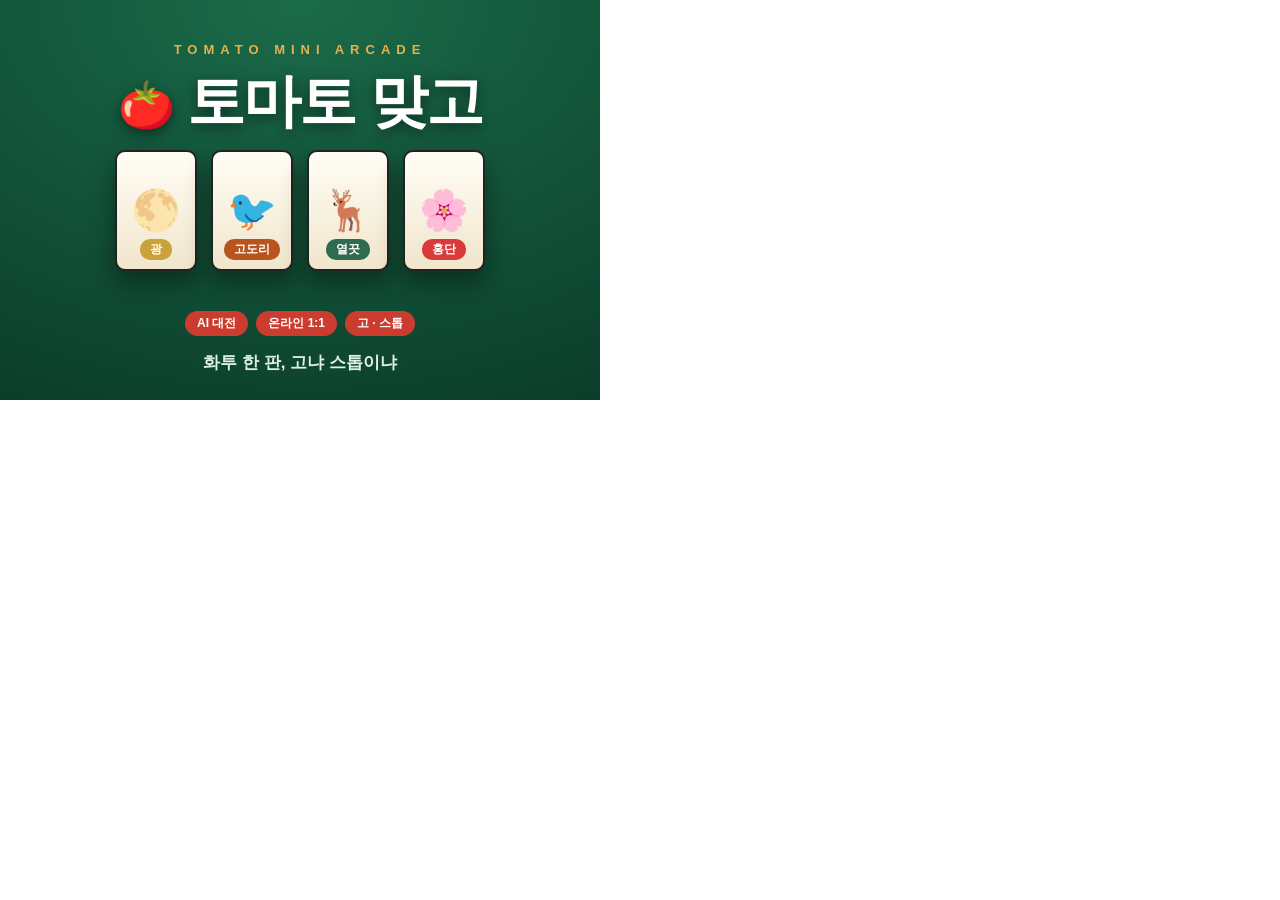
<file: cover.html>
<!DOCTYPE html><html lang="ko"><head><meta charset="UTF-8">
<style>
  html,body{margin:0;}
  .cover{width:600px;height:400px;position:relative;overflow:hidden;
    background:radial-gradient(120% 120% at 50% 0%,#1b6b4a,#0a3a27);
    font-family:'Pretendard','Malgun Gothic',sans-serif;color:#fff;}
  .cards{position:absolute;top:150px;left:50%;transform:translateX(-50%);display:flex;gap:14px;}
  .c{width:78px;height:117px;border-radius:10px;background:linear-gradient(#fffdf5,#f0e6cc);
    border:2px solid #222;box-shadow:0 12px 26px rgba(0,0,0,.4);display:flex;flex-direction:column;
    align-items:center;justify-content:center;position:relative;}
  .c .em{font-size:40px;}
  .c .bd{position:absolute;bottom:9px;font-size:12px;font-weight:800;color:#fff;
    padding:2px 10px;border-radius:10px;}
  .c1{transform:rotate(-12px) translateY(8px);} .c2{transform:rotate(-4px);}
  .c3{transform:rotate(4px);} .c4{transform:rotate(12px) translateY(8px);}
  .brand{position:absolute;top:42px;left:0;right:0;text-align:center;}
  .brand .t{font-size:13px;letter-spacing:6px;color:#e8b04a;font-weight:800;}
  .brand h1{margin:6px 0 0;font-size:58px;font-weight:900;letter-spacing:-2px;
    text-shadow:0 4px 14px rgba(0,0,0,.5);}
  .tomato{font-size:46px;}
  .tag{position:absolute;bottom:26px;left:0;right:0;text-align:center;font-size:17px;color:#dff0e8;font-weight:600;}
  .chip{position:absolute;bottom:64px;left:50%;transform:translateX(-50%);display:flex;gap:8px;}
  .chip span{background:rgba(226,59,46,.9);font-size:12px;font-weight:800;padding:4px 12px;border-radius:20px;}
</style></head>
<body>
<div class="cover" id="cover">
  <div class="brand">
    <div class="t">TOMATO MINI ARCADE</div>
    <h1><span class="tomato">🍅</span> 토마토 맞고</h1>
  </div>
  <div class="cards">
    <div class="c c1"><span class="em">🌕</span><span class="bd" style="background:#caa23a">광</span></div>
    <div class="c c2"><span class="em">🐦</span><span class="bd" style="background:#b8541e">고도리</span></div>
    <div class="c c3"><span class="em">🦌</span><span class="bd" style="background:#2e6b4f">열끗</span></div>
    <div class="c c4"><span class="em">🌸</span><span class="bd" style="background:#d93a3a">홍단</span></div>
  </div>
  <div class="chip"><span>AI 대전</span><span>온라인 1:1</span><span>고 · 스톱</span></div>
  <div class="tag">화투 한 판, 고냐 스톱이냐</div>
</div>
</body></html>
</file>
